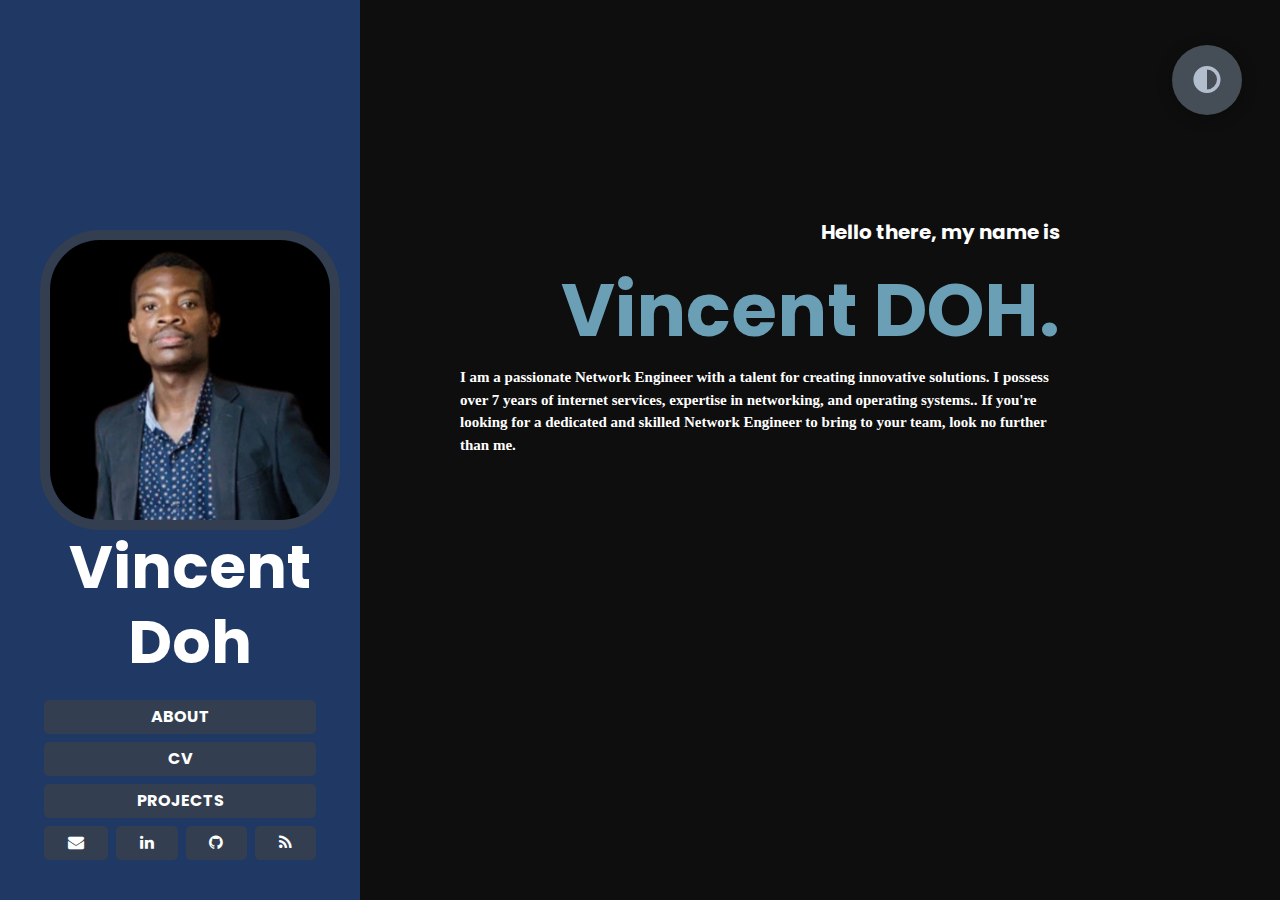
<file: index.html>
<!DOCTYPE html>
<html lang="en">
<head>
	<link href="http://gmpg.org/xfn/11" rel="profile">
	<meta http-equiv="X-UA-Compatible" content="IE=edge">
	<meta http-equiv="content-type" content="text/html; charset=utf-8">

	<!-- Enable responsiveness on mobile devices-->
	<meta name="viewport" content="width=device-width, initial-scale=1.0, maximum-scale=1">
	
	<meta name="google-site-verification" content="7igCHcQ0Ds7QbJvOBu_U4031ovwliNt305NFg6Hf0BI" />

	<title>Vincent Doh</title>

	<meta name="author" content="Vincent Doh">
	<link rel="icon" type="image/x-icon" href="hod.ico">

    <meta name="description" content="Hi! I'm a software Engineer that enjoys writing code and playing video games in my spare time.">
	

	<!-- CSS -->
	<link href="//fonts.googleapis.com/" rel="dns-prefetch">
	<link href="//fonts.googleapis.com/css?family=PT+Sans:400,400italic,700&amp;subset=latin,latin-ext" rel="stylesheet">

	<link rel="preconnect" href="https://fonts.googleapis.com">
    <link rel="preconnect" href="https://fonts.gstatic.com" crossorigin>
    <link rel="stylesheet" href="https://cdnjs.cloudflare.com/ajax/libs/font-awesome/5.15.4/css/all.min.css" integrity="sha512-1ycn6IcaQQ40/MKBW2W4Rhis/DbILU74C1vSrLJxCq57o941Ym01SwNsOMqvEBFlcgUa6xLiPY/NS5R+E6ztJQ==" crossorigin="anonymous" referrerpolicy="no-referrer" />
    <link href="https://fonts.googleapis.com/css2?family=Poppins:wght@400;500;600;700;800&display=swap" rel="stylesheet">


	<link rel="stylesheet" href="theme/css/poole.css">
	<link rel="stylesheet" href="theme/css/hyde.css">
	<link rel="stylesheet" href="theme/css/syntax.css">
	<link rel="stylesheet" href="theme/css/style.css">
	<link rel="stylesheet" href="https://maxcdn.bootstrapcdn.com/font-awesome/4.4.0/css/font-awesome.min.css">

	<!-- RSS -->
	<link rel="alternate" type="application/rss+xml" title="RSS" href="/feeds/all.atom.xml">
	<script type="text/javascript">
		(function(i,s,o,g,r,a,m){i['GoogleAnalyticsObject']=r;i[r]=i[r]||function(){
 			(i[r].q=i[r].q||[]).push(arguments)},i[r].l=1*new Date();a=s.createElement(o),
 			m=s.getElementsByTagName(o)[0];a.async=1;a.src=g;m.parentNode.insertBefore(a,m)
 			})(window,document,'script','//www.google-analytics.com/analytics.js','ga');
			ga('create', 'UA-76310908-1', 'auto');
            ga('set', 'anonymizeIp', true);
			ga('send', 'pageview');
	</script>
</head>

<body class="theme-base-0d">
<div class="sidebar">
	<div class="container sidebar-sticky">
		<div class="sidebar-about">

			<h1>
				<a href="index.html">
					<img class="profile-picture" src="images/profile.jpg">
					Vincent Doh
				</a>
			</h1>
			<p class="lead"></p>
			<p class="lead"> </p>
			<p></p>
		</div>
		<div class="links-container">
			<a class="sidebar-links-item" href="about.html">
				About
			</a>
			<a class="sidebar-links-item" href="cv.pdf">
				CV
			</a>
			<a class="sidebar-links-item" href="projects.html">
				Projects
			</a>
			<nav class="sidebar-nav">
	<a class="sidebar-nav-item" href="mailto:vincent.doh@outlook.com" aria-label="envelope">
					<i class="fa fa-envelope"></i>
				</a>
				<a class="sidebar-nav-item" href="https://www.linkedin.com/in/vincent-doh" aria-label="linkedin">
					<i class="fa fa-linkedin"></i>
				</a>
				<a class="sidebar-nav-item" href="https://github.com/vin-doh" aria-label="github">
					<i class="fa fa-github"></i>
				</a>
				<a class="sidebar-nav-item" href="https://dot.cards/vincentdoh" aria-label="RSS Feed">
					<i class="fa fa-feed"></i>
				</a>
			</nav>
		</div>
	</div>
</div>	
<div class="content container" style="text-align: right; font-size: 74px; font-weight: bold; display: flex; min-height: 100vh; flex-direction: column; align-self: flex-start; margin-top: center;">	
		<p></p><p><p><p></p></p></p><h5>Hello there, my name is</h5>
		<a>Vincent DOH.</a>
		<p style="font-size: 20px; text-align: left; font-family: Times New Roman, serif;
				font-size: 15px;
				font-weight: bold;">
I am a passionate Network Engineer with a talent for creating innovative solutions.
I possess over 7 years of internet services, expertise in networking, and operating systems.. If you're looking for a dedicated and skilled Network Engineer to bring to
 your team, look no further than me.
</p>
<div class="theme-btn">
    <i class="fas fa-adjust"></i>
</div>	
<script src="vin.js"></script>
</body>
</html>
</file>
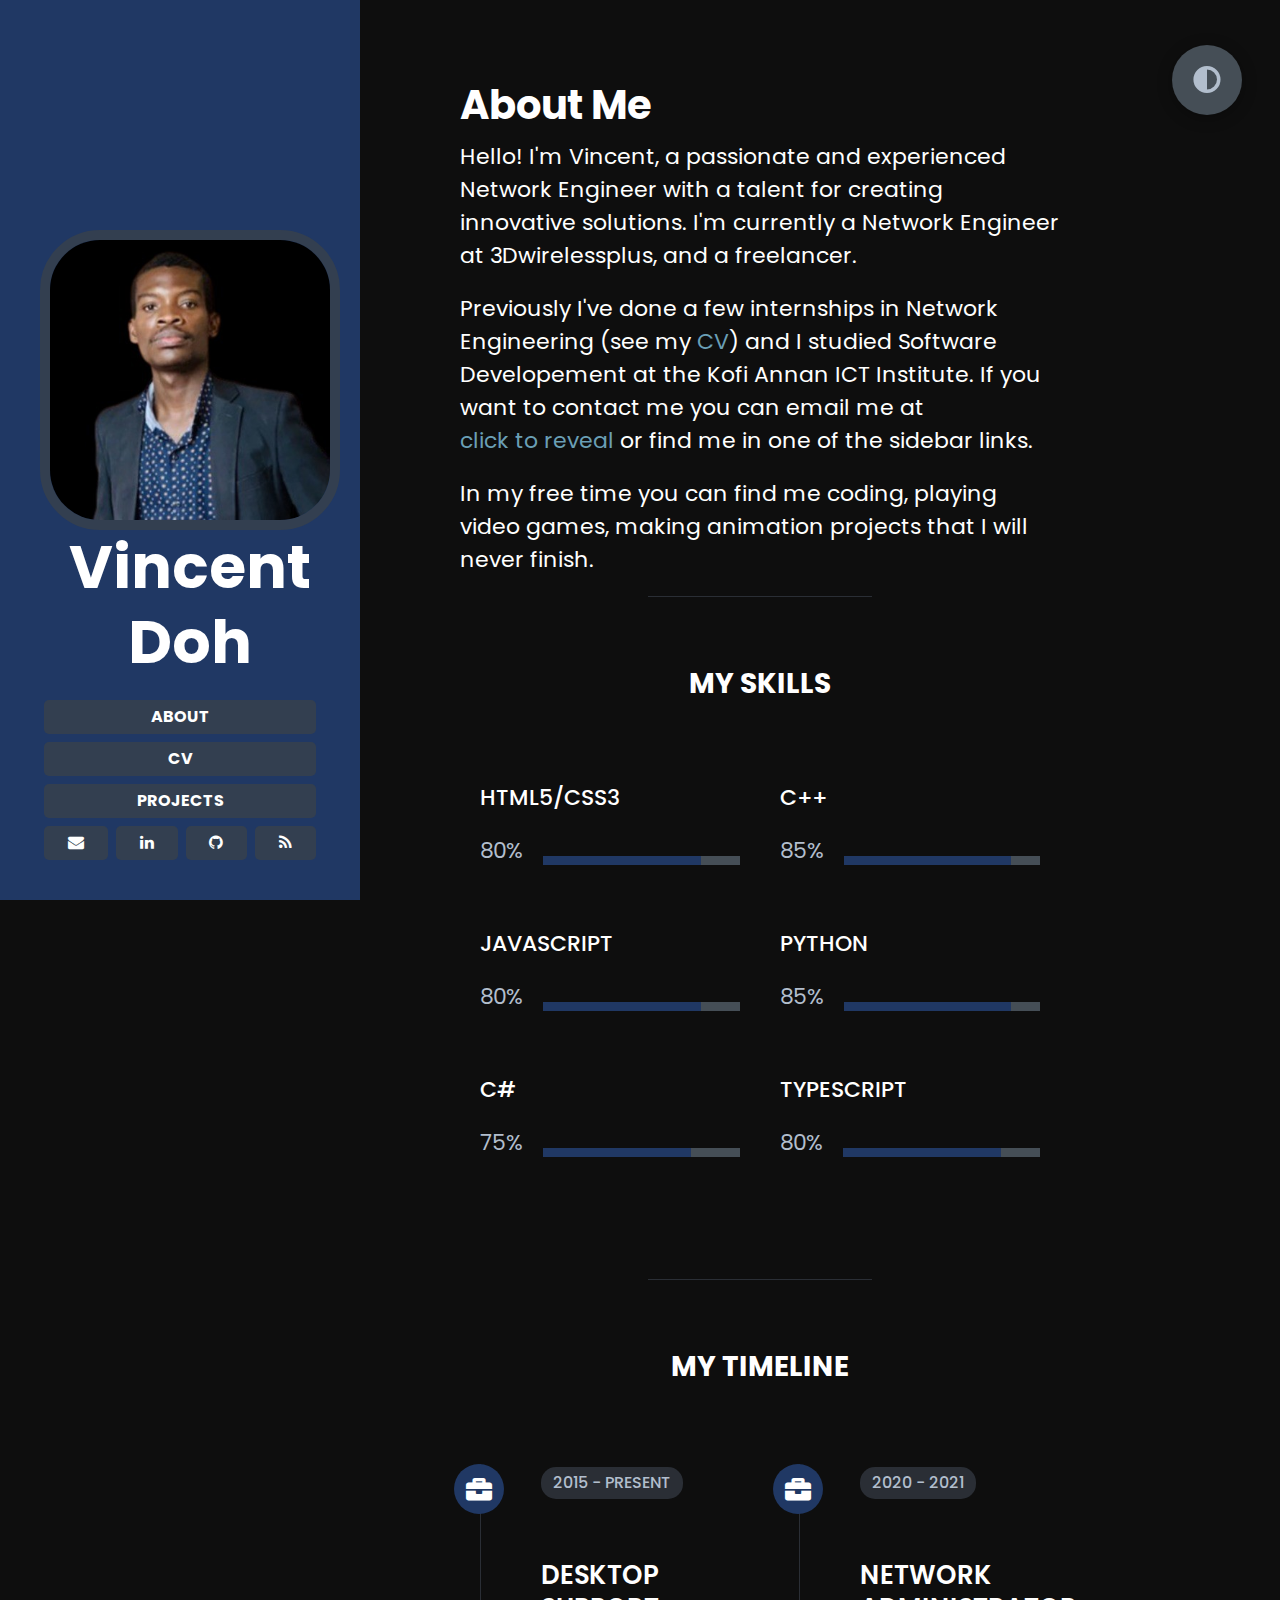
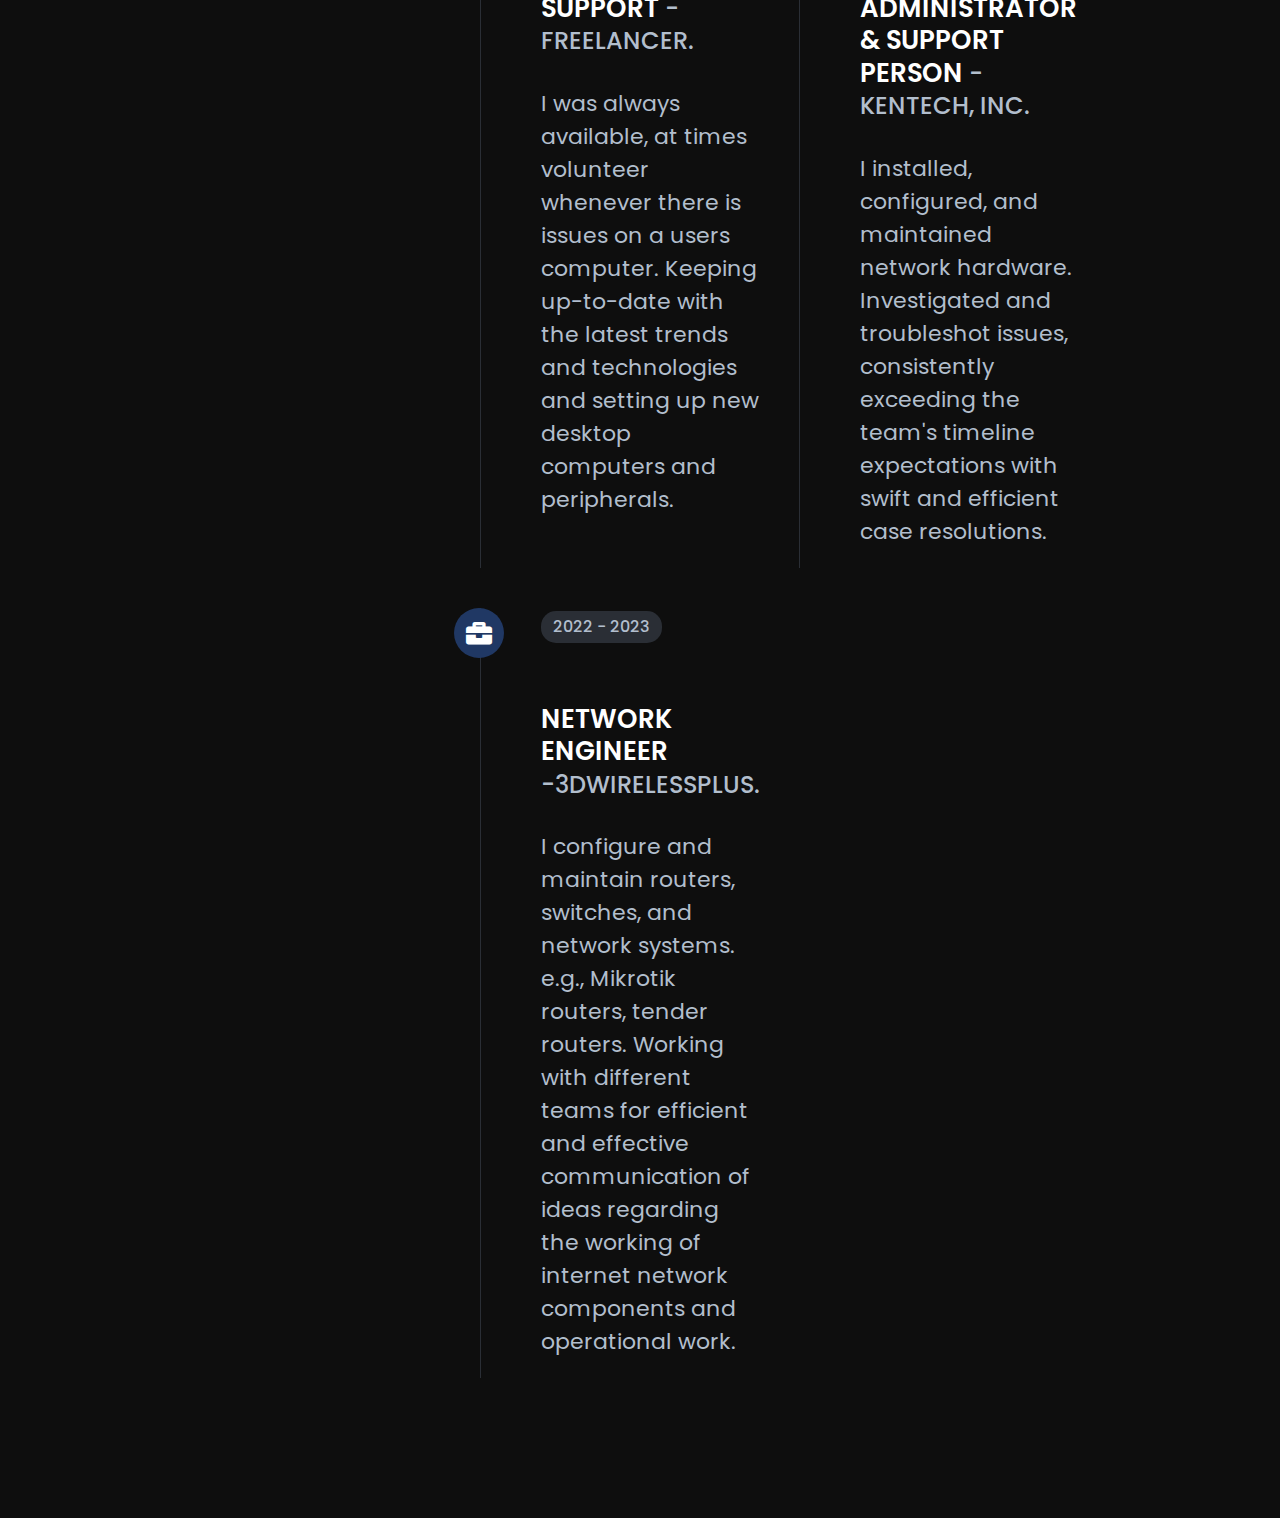
<file: about.html>
<!DOCTYPE html>
<html lang="en">
<head>
	<link href="http://gmpg.org/xfn/11" rel="profile">
	<meta http-equiv="X-UA-Compatible" content="IE=edge">
	<meta http-equiv="content-type" content="text/html; charset=utf-8">

	<!-- Enable responsiveness on mobile devices-->
	<meta name="viewport" content="width=device-width, initial-scale=1.0, maximum-scale=1">

	<title>Vincent Doh - About Me</title>

	<meta name="author" content="Vincent Doh">
	<link rel="icon" type="image/x-icon" href="hod.ico">


	<!-- CSS -->
	<link href="//fonts.googleapis.com/" rel="dns-prefetch">
	<link href="//fonts.googleapis.com/css?family=PT+Sans:400,400italic,700&amp;subset=latin,latin-ext" rel="stylesheet">

	<link rel="preconnect" href="https://fonts.googleapis.com">
    <link rel="preconnect" href="https://fonts.gstatic.com" crossorigin>
    <link rel="stylesheet" href="https://cdnjs.cloudflare.com/ajax/libs/font-awesome/5.15.4/css/all.min.css" integrity="sha512-1ycn6IcaQQ40/MKBW2W4Rhis/DbILU74C1vSrLJxCq57o941Ym01SwNsOMqvEBFlcgUa6xLiPY/NS5R+E6ztJQ==" crossorigin="anonymous" referrerpolicy="no-referrer" />
    <link href="https://fonts.googleapis.com/css2?family=Poppins:wght@400;500;600;700;800&display=swap" rel="stylesheet">


	<link rel="stylesheet" href="theme/css/poole.css">
	<link rel="stylesheet" href="theme/css/hyde.css">
	<link rel="stylesheet" href="theme/css/syntax.css">
	<link rel="stylesheet" href="theme/css/style.css">
	<link rel="stylesheet" href="https://maxcdn.bootstrapcdn.com/font-awesome/4.4.0/css/font-awesome.min.css">

	<!-- RSS -->
	<link rel="alternate" type="application/rss+xml" title="RSS" href="/feeds/all.atom.xml">
	<script type="text/javascript">
		(function(i,s,o,g,r,a,m){i['GoogleAnalyticsObject']=r;i[r]=i[r]||function(){
 			(i[r].q=i[r].q||[]).push(arguments)},i[r].l=1*new Date();a=s.createElement(o),
 			m=s.getElementsByTagName(o)[0];a.async=1;a.src=g;m.parentNode.insertBefore(a,m)
 			})(window,document,'script','//www.google-analytics.com/analytics.js','ga');
			ga('create', 'UA-76310908-1', 'auto');
            ga('set', 'anonymizeIp', true);
			ga('send', 'pageview');
	</script>
</head>

<body class="theme-base-0d">
<div class="sidebar">
	<div class="container sidebar-sticky">
		<div class="sidebar-about">

			<h1>
				<a href="index.html">
					<img class="profile-picture" src="images/profile.jpg">
					Vincent Doh
				</a>
			</h1>
			<p class="lead"></p>
			<p class="lead"> </p>
			<p></p>
		</div>
		<div class="links-container">
			<a class="sidebar-links-item" href="about.html">
				About
			</a>
			<a class="sidebar-links-item" href="cv.pdf">
				CV
			</a>
			<a class="sidebar-links-item" href="projects.html">
				Projects
			</a>
			<nav class="sidebar-nav">
					<a class="sidebar-nav-item" href="mailto:vincent.doh@outlook.com" aria-label="envelope">
					<i class="fa fa-envelope"></i>
				</a>
				<a class="sidebar-nav-item" href="https://www.linkedin.com/in/vincent-doh/" aria-label="linkedin">
					<i class="fa fa-linkedin"></i>
				</a>
				<a class="sidebar-nav-item" href="https://github.com/vin-doh" aria-label="github">
					<i class="fa fa-github"></i>
				</a>
				<a class="sidebar-nav-item" href="https://dot.cards/vincentdoh" aria-label="RSS Feed">
					<i class="fa fa-feed"></i>
				</a>
			</nav>
		</div>
	</div>
</div>	<div class="content container">
    <h1>About Me</h1>

<p>Hello! I'm Vincent, a passionate and experienced Network Engineer with a talent for creating innovative solutions. I'm currently a Network Engineer at 3Dwirelessplus, and a freelancer.</p>
<p>Previously I've done a few internships in Network Engineering (see my <a href="cv.pdf">CV</a>) and I studied Software Developement at the Kofi Annan ICT Institute. If you want to contact me you can email me at <a href="mailto:vincent.doh@outlook.com" id="emailclick" onclick="replace_email()">click to reveal</a> or find me in one of the sidebar links.</p>
<p>In my free time you can find me coding, playing video games, making animation projects that I will never finish.</p>


<section class="container about" id="about">

	<div class="about-stats">
		<h4 class="stat-title">My Skills</h4>
		<div class="progress-bars">
			<div class="progress-bar">
				<p class="prog-title">html5/css3</p>
				<div class="progress-con">
					<p class="prog-text">80%</p>
					<div class="progress">
						<span class="html"></span>
					</div>
				</div>
			</div>
			<div class="progress-bar">
				<p class="prog-title">c++</p>
				<div class="progress-con">
					<p class="prog-text">85%</p>
					<div class="progress">
						<span class="css"></span>
					</div>
				</div>
			</div>
			<div class="progress-bar">
				<p class="prog-title">javascript</p>
				<div class="progress-con">
					<p class="prog-text">80%</p>
					<div class="progress">
						<span class="js"></span>
					</div>
				</div>
			</div>
			<div class="progress-bar">
				<p class="prog-title">python</p>
				<div class="progress-con">
					<p class="prog-text">85%</p>
					<div class="progress">
						<span class="react"></span>
					</div>
				</div>
			</div>
			<div class="progress-bar">
				<p class="prog-title">c#</p>
				<div class="progress-con">
					<p class="prog-text">75%</p>
					<div class="progress">
						<span class="node"></span>
					</div>
				</div>
			</div>
			<div class="progress-bar">
				<p class="prog-title">TypeScript</p>
				<div class="progress-con">
					<p class="prog-text">80%</p>
					<div class="progress">
						<span class="python"></span>
					</div>
				</div>
			</div>
		</div>
	</div>

	<h4 class="stat-title">My Timeline</h4>
	<div class="timeline">
		<div class="timeline-item">
			<div class="tl-icon">
				<i class="fas fa-briefcase"></i>
			</div>
			<p class="tl-duration">2015 - present</p>
			<h5>Desktop Support<span> - Freelancer.</span></h5>
			<p>
				I was always available, at times volunteer whenever there is issues on  a users computer. Keeping up-to-date with the latest trends and technologies and setting up new desktop computers and peripherals.			</p>
		</div>
		<div class="timeline-item">
			<div class="tl-icon">
				<i class="fas fa-briefcase"></i>
			</div>
			<p class="tl-duration">2020 - 2021</p>
			<h5>Network Administrator & Support Person<span> - KenTech, Inc.</span></h5>
			<p>
				I installed, configured, and maintained network hardware. Investigated and troubleshot issues, consistently exceeding the team's timeline expectations with swift and 
				efficient case resolutions.			</p>
		</div>
		<!-- <div class="timeline-item">
			<div class="tl-icon">
				<i class="fas fa-briefcase"></i>
			</div>
			<p class="tl-duration">2021 - Present</p>
			<h5>Web Developer<span> - .:.HOD, Inc.</span></h5>
			<p>
				I developed and maintained websites for clients, using HTML, CSS, and JavaScript. Working with clients to understand their website requirements and develop a design that meets their needs. And keeping up-to-date with the latest web development trends and technologies.</p>
		</div> -->
		<div class="timeline-item">
			<div class="tl-icon">
				<i class="fas fa-briefcase"></i>
			</div>
			<p class="tl-duration">2022 - 2023</p>
			<h5>Network Engineer<span> -3Dwirelessplus.</span></h5>
			<p>
				I configure and maintain routers, switches, and network systems. e.g., Mikrotik routers, tender routers. Working with different teams for efficient and effective communication of ideas regarding the working 
				of internet network components and operational work.
			</p>
		</div>
		
	</div>
</section>
</div>
<div class="theme-btn">
	<i class="fas fa-adjust"></i>
</div>
<script src="vin.js"></script>
</body>
</html>
</file>
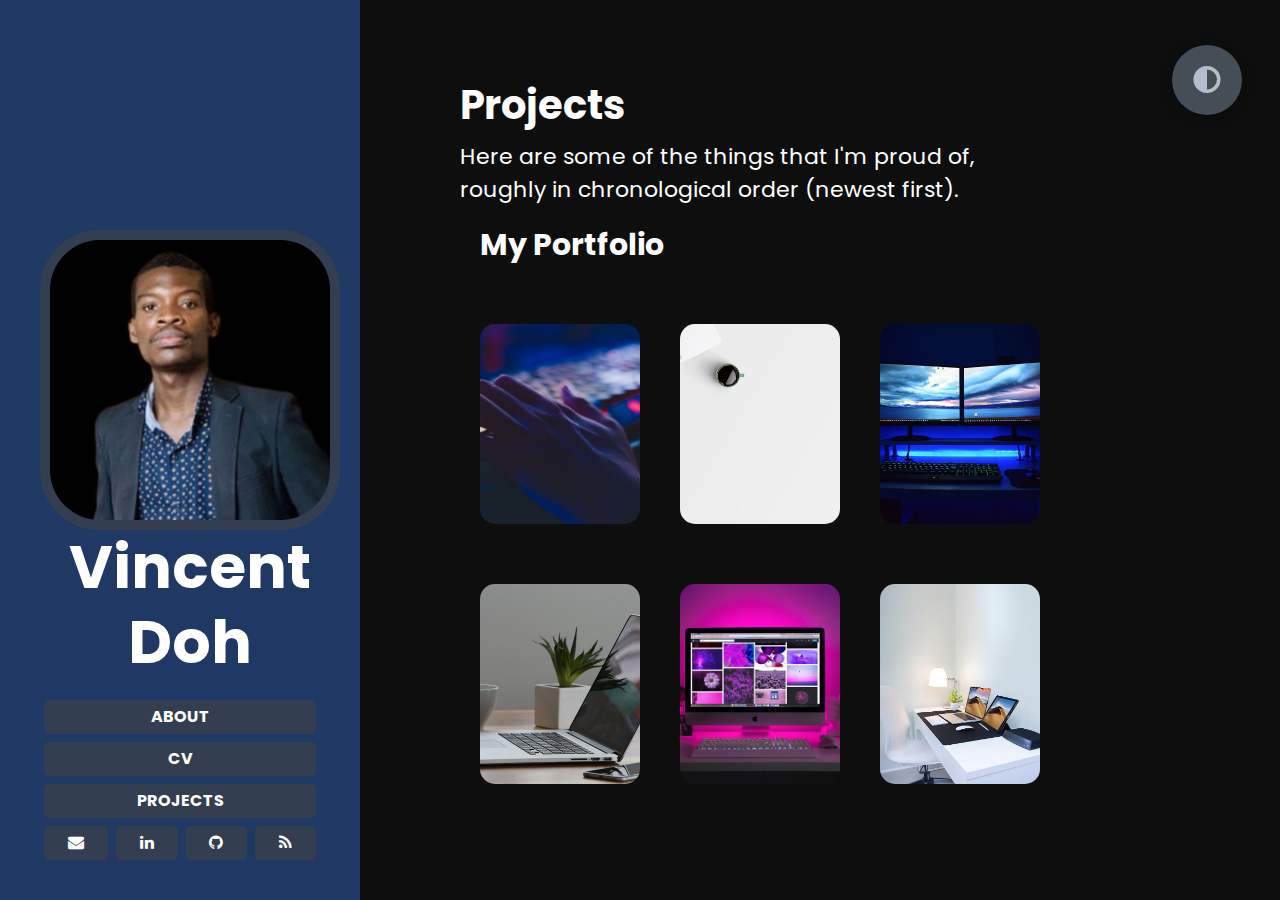
<file: projects.html>
<!DOCTYPE html>
<html lang="en">
<head>
	<link href="http://gmpg.org/xfn/11" rel="profile">
	<meta http-equiv="X-UA-Compatible" content="IE=edge">
	<meta http-equiv="content-type" content="text/html; charset=utf-8">

	<!-- Enable responsiveness on mobile devices-->
	<meta name="viewport" content="width=device-width, initial-scale=1.0, maximum-scale=1">

	<title>Vincent Doh - Projects</title>

	<meta name="author" content="Vincent Doh">
	<link rel="icon" type="image/x-icon" href="hod.ico">


	<!-- CSS -->
	<link href="//fonts.googleapis.com/" rel="dns-prefetch">
	<link href="//fonts.googleapis.com/css?family=PT+Sans:400,400italic,700&amp;subset=latin,latin-ext" rel="stylesheet">

	<link rel="preconnect" href="https://fonts.googleapis.com">
    <link rel="preconnect" href="https://fonts.gstatic.com" crossorigin>
    <link rel="stylesheet" href="https://cdnjs.cloudflare.com/ajax/libs/font-awesome/5.15.4/css/all.min.css" integrity="sha512-1ycn6IcaQQ40/MKBW2W4Rhis/DbILU74C1vSrLJxCq57o941Ym01SwNsOMqvEBFlcgUa6xLiPY/NS5R+E6ztJQ==" crossorigin="anonymous" referrerpolicy="no-referrer" />
    <link href="https://fonts.googleapis.com/css2?family=Poppins:wght@400;500;600;700;800&display=swap" rel="stylesheet">


	<link rel="stylesheet" href="theme/css/poole.css">
	<link rel="stylesheet" href="theme/css/hyde.css">
	<link rel="stylesheet" href="theme/css/syntax.css">
	<link rel="stylesheet" href="theme/css/style.css">
	<link rel="stylesheet" href="https://maxcdn.bootstrapcdn.com/font-awesome/4.4.0/css/font-awesome.min.css">

	<!-- RSS -->
	<link rel="alternate" type="application/rss+xml" title="RSS" href="/feeds/all.atom.xml">
	<script type="text/javascript">
		(function(i,s,o,g,r,a,m){i['GoogleAnalyticsObject']=r;i[r]=i[r]||function(){
 			(i[r].q=i[r].q||[]).push(arguments)},i[r].l=1*new Date();a=s.createElement(o),
 			m=s.getElementsByTagName(o)[0];a.async=1;a.src=g;m.parentNode.insertBefore(a,m)
 			})(window,document,'script','//www.google-analytics.com/analytics.js','ga');
			ga('create', 'UA-76310908-1', 'auto');
            ga('set', 'anonymizeIp', true);
			ga('send', 'pageview');
	</script>
</head>

<body class="theme-base-0d">
<div class="sidebar">
	<div class="container sidebar-sticky">
		<div class="sidebar-about">

			<h1>
				<a href="index.html">
					<img class="profile-picture" src="images/profile.jpg">
					Vincent Doh
				</a>
			</h1>
			<p class="lead"></p>
			<p class="lead"> </p>
			<p></p>
		</div>
		<div class="links-container">
			<a class="sidebar-links-item" href="about.html">
				About
			</a>
			<a class="sidebar-links-item" href="cv.pdf">
				CV
			</a>
			<a class="sidebar-links-item" href="projects.html">
				Projects
			</a>
			<nav class="sidebar-nav">
				<a class="sidebar-nav-item" href="mailto:vincent.doh@outlook.com" aria-label="envelope">
					<i class="fa fa-envelope"></i>
				</a>
				<a class="sidebar-nav-item" href="https://www.linkedin.com/in/vincent-doh/" aria-label="linkedin">
					<i class="fa fa-linkedin"></i>
				</a>
				<a class="sidebar-nav-item" href="https://github.com/vin-doh" aria-label="github">
					<i class="fa fa-github"></i>
				</a>
				<a class="sidebar-nav-item" href="https://dot.cards/vincentdoh" aria-label="RSS Feed">
					<i class="fa fa-feed"></i>
				</a>
			</nav>
		</div>
	</div>
</div>	<div class="content container">
	<h1>Projects</h1>
    

    <p>Here are some of the things that I'm proud of, roughly in chronological order (newest first).</p>



	<section class="container" id="portfolio">
		<div class="main-title">
			<h2>My <span>Portfolio</span></h2>
		</div>
		
		<div class="portfolios">
			<div class="portfolio-item">
				<div class="image">
					<img src="img/port1.jpg" alt="">
				</div>
				<div class="hover-items">
					<h3>Project Source</h3>
					<div class="icons">
						<a href="https://vin-doh.github.io/vinbank/" class="icon">
							<i class="fab fa-github"></i>
						</a>
						<a href="#" class="icon">
							<i class="fab fa-behance"></i>
						</a>
						<a href="#" class="icon">
							<i class="fab fa-youtube"></i>
						</a>
					</div>
				</div>
			</div>
			<div class="portfolio-item">
				<div class="image">
					<img src="img/port2.jpg" alt="">
				</div>
				<div class="hover-items">
					<h3>Project Source</h3>
					<div class="icons">
						<a href="https://vin-doh.github.io/Player-Vincent-Snake_Game/public/index.html" class="icon">
							<i class="fab fa-github"></i>
						</a>
						<a href="#" class="icon">
							<i class="fab fa-behance"></i>
						</a>
						<a href="#" class="icon">
							<i class="fab fa-youtube"></i>
						</a>
					</div>
				</div>
			</div>
			<div class="portfolio-item">
				<div class="image">
					<img src="img/port3.jpg" alt="">
				</div>
				<div class="hover-items">
					<h3>Project Source</h3>
					<div class="icons">
						<a href="https://github.com/vin-doh/GameMusicCareer.git" class="icon">
							<i class="fab fa-github"></i>
						</a>
						<a href="#" class="icon">
							<i class="fab fa-behance"></i>
						</a>
						<a href="#" class="icon">
							<i class="fab fa-youtube"></i>
						</a>
					</div>
				</div>
			</div>
			<div class="portfolio-item">
				<div class="image">
					<img src="img/port4.jpg" alt="">
				</div>
				<div class="hover-items">
					<h3>Project Source</h3>
					<div class="icons">
						<a href="https://github.com/vin-doh/VinSpace-WPF-Game" class="icon">
							<i class="fab fa-github"></i>
						</a>
						<a href="#" class="icon">
							<i class="fab fa-behance"></i>
						</a>
						<a href="#" class="icon">
							<i class="fab fa-youtube"></i>
						</a>
					</div>
				</div>
			</div>
			<div class="portfolio-item">
				<div class="image">
					<img src="img/port5.jpg" alt="">
				</div>
				<div class="hover-items">
					<h3>Project Source</h3>
					<div class="icons">
						<a href="https://github.com/vin-doh/vinAI-Assistant-Automation" class="icon">
							<i class="fab fa-github"></i>
						</a>
						<a href="#" class="icon">
							<i class="fab fa-behance"></i>
						</a>
						<a href="#" class="icon">
							<i class="fab fa-youtube"></i>
						</a>
					</div>
				</div>
			</div>
			<div class="portfolio-item">
				<div class="image">
					<img src="img/port6.jpg" alt="">
				</div>
				<div class="hover-items">
					<h3>Project Source</h3>
					<div class="icons">
						<a href="https://github.com/vin-doh/Real-Estate-Prediction-" class="icon">
							<i class="fab fa-github"></i>
						</a>
						<a href="#" class="icon">
							<i class="fab fa-behance"></i>
						</a>
						<a href="#" class="icon">
							<i class="fab fa-youtube"></i>
						</a>
					</div>
				</div>
			</div>
		</div>
	</section>
	<div class="theme-btn">
		<i class="fas fa-adjust"></i>
	</div>
	<script src="vin.js"></script>
</body>
</html>
</file>
<file: theme/css/poole.css>
/*
 *                        ___
 *                       /\_ \
 *  _____     ___     ___\//\ \      __
 * /\ '__`\  / __`\  / __`\\ \ \   /'__`\
 * \ \ \_\ \/\ \_\ \/\ \_\ \\_\ \_/\  __/
 *  \ \ ,__/\ \____/\ \____//\____\ \____\
 *   \ \ \/  \/___/  \/___/ \/____/\/____/
 *    \ \_\
 *     \/_/
 *
 * Designed, built, and released under MIT license by @mdo. Learn more at
 * https://github.com/poole/poole.
 */


/*
 * Contents
 *
 * Body resets
 * Custom type
 * Messages
 * Container
 * Masthead
 * Posts and pages
 * Pagination
 * Reverse layout
 * Themes
 */


/*
 * Body resets
 *
 * Update the foundational and global aspects of the page.
 */

 * {
    -webkit-box-sizing: border-box;
       -moz-box-sizing: border-box;
            box-sizing: border-box;
  }
  
  html,
  body {
    margin: 0;
    padding: 0;
  }
  
  html {
    font-family: "Helvetica Neue", Helvetica, Arial, sans-serif;
    font-size: 16px;
    line-height: 1.5;
  }
  @media (min-width: 38em) {
    html {
      font-size: 20px;
    }
  }
  
  body {
    color: #515151;
    background-color: #fff;
    -webkit-text-size-adjust: 100%;
        -ms-text-size-adjust: 100%;
  }
  
  /* No `:visited` state is required by default (browsers will use `a`) */
  a {
    color: #268bd2;
    text-decoration: none;
  }
  a strong {
    color: inherit;
  }
  /* `:focus` is linked to `:hover` for basic accessibility */
  a:hover,
  a:focus {
    text-decoration: underline;
  }
  
  /* Headings */
  h1, h2, h3, h4, h5, h6 {
    margin-bottom: .5rem;
    font-weight: bold;
    line-height: 1.25;
    /*color: #313131;*/
    text-rendering: optimizeLegibility;
  }
  h1 {
    font-size: 2rem;
  }
  h2 {
    margin-top: 1rem;
    font-size: 1.5rem;
  }
  h3 {
    margin-top: 1.5rem;
    font-size: 1.25rem;
  }
  h4, h5, h6 {
    margin-top: 1rem;
    font-size: 1rem;
  }
  
  /* Body text */
  p {
    margin-top: 0;
    margin-bottom: 1rem;
  }
  
  strong {
    color: #303030;
  }
  
  
  /* Lists */
  ul, ol, dl {
    margin-top: 0;
    margin-bottom: 1rem;
  }
  
  dt {
    font-weight: bold;
  }
  dd {
    margin-bottom: .5rem;
  }
  
  /* Misc */
  hr {
    position: relative;
    margin: 1.5rem 0;
    border: 0;
    border-top: 1px solid #eee;
    border-bottom: 1px solid #fff;
  }
  
  abbr {
    font-size: 85%;
    font-weight: bold;
    color: #555;
    text-transform: uppercase;
  }
  abbr[title] {
    cursor: help;
    border-bottom: 1px dotted #e5e5e5;
  }
  
  /* Code */
  code,
  pre {
    font-family: Menlo, Monaco, "Courier New", monospace;
  }
  code {
    padding: .25em .5em;
    font-size: 85%;
    color: #bf616a;
    background-color: #f9f9f9;
    border-radius: 3px;
  }
  pre {
    display: block;
    margin-top: 0;
    margin-bottom: 1rem;
    padding: 1rem;
    font-size: .8rem;
    line-height: 1.4;
    white-space: pre;
    white-space: pre-wrap;
    word-break: break-all;
    word-wrap: break-word;
    background-color: #f9f9f9;
  }
  pre code {
    padding: 0;
    font-size: 100%;
    color: inherit;
    background-color: transparent;
  }
  
  /* Pygments via Jekyll */
  .highlight {
    margin-bottom: 1rem;
    border-radius: 4px;
  }
  .highlight pre {
    margin-bottom: 0;
  }
  
  /* Gist via GitHub Pages */
  .gist .gist-file {
    font-family: Menlo, Monaco, "Courier New", monospace !important;
  }
  .gist .markdown-body {
    padding: 15px;
  }
  .gist pre {
    padding: 0;
    background-color: transparent;
  }
  .gist .gist-file .gist-data {
    font-size: .8rem !important;
    line-height: 1.4;
  }
  .gist code {
    padding: 0;
    color: inherit;
    background-color: transparent;
    border-radius: 0;
  }
  
  /* Quotes */
  blockquote {
    padding: .5rem 1rem;
    margin: .8rem 0;
    color: #7a7a7a;
    border-left: .25rem solid #e5e5e5;
  }
  blockquote p:last-child {
    margin-bottom: 0;
  }
  @media (min-width: 30em) {
    blockquote {
      padding-right: 5rem;
      padding-left: 1.25rem;
    }
  }
  
  img {
    display: block;
    max-width: 100%;
    margin: 0 0 1rem;
    border-radius: 5px;
  }
  
  /* Tables */
  table {
    margin-bottom: 1rem;
    width: 100%;
    border: 1px solid #e5e5e5;
    border-collapse: collapse;
  }
  td,
  th {
    padding: .25rem .5rem;
    border: 1px solid #e5e5e5;
  }
  tbody tr:nth-child(odd) td,
  tbody tr:nth-child(odd) th {
    background-color: #f9f9f9;
  }
  
  
  /*
   * Custom type
   *
   * Extend paragraphs with `.lead` for larger introductory text.
   */
  
  .lead {
    font-size: 1.25rem;
    font-weight: 300;
  }
  
  
  /*
   * Messages
   *
   * Show alert messages to users. You may add it to single elements like a `<p>`,
   * or to a parent if there are multiple elements to show.
   */
  
  .message {
    margin-bottom: 1rem;
    padding: 1rem;
    color: #717171;
    background-color: #f9f9f9;
  }
  
  
  /*
   * Container
   *
   * Center the page content.
   */
  
  .container {
    max-width: 38rem;
    padding-left:  1rem;
    padding-right: 1rem;
    margin-left:  auto;
    margin-right: auto;
  }
  
  
  /*
   * Masthead
   *
   * Super small header above the content for site name and short description.
   */
  
  .masthead {
    padding-top:    1rem;
    padding-bottom: 1rem;
    margin-bottom: 3rem;
  }
  .masthead-title {
    margin-top: 0;
    margin-bottom: 0;
    color: #505050;
  }
  .masthead-title a {
    color: #505050;
  }
  .masthead-title small {
    font-size: 75%;
    font-weight: 400;
    color: #c0c0c0;
    letter-spacing: 0;
  }
  
  
  /*
   * Posts and pages
   *
   * Each post is wrapped in `.post` and is used on default and post layouts. Each
   * page is wrapped in `.page` and is only used on the page layout.
   */
  
  .page,
  .post {
    margin-bottom: 4em;
  }
  
  /* Blog post or page title */
  .page-title,
  .post-title,
  .post-title a {
    color: #303030;
  }
  .page-title,
  .post-title {
    margin-top: 0;
  }
  
  /* Meta data line below post title */
  .post-date {
    display: inline-block;
    margin-top: -.5rem;
    margin-bottom: 1rem;
    color: #9a9a9a;
  }
  
  /* Related posts */
  .related {
    padding-top: 2rem;
    padding-bottom: 2rem;
    border-top: 1px solid #eee;
  }
  .related-posts {
    padding-left: 0;
    list-style: none;
  }
  .related-posts h3 {
    margin-top: 0;
  }
  .related-posts li small {
    font-size: 75%;
    color: #999;
  }
  .related-posts li a:hover {
    color: #268bd2;
    text-decoration: none;
  }
  .related-posts li a:hover small {
    color: inherit;
  }
  
  .read-more {
    padding: .5rem .8rem;
    border: 1px solid #eee;
    font-size: .8rem;
    margin-top: 1rem;
    font-weight: bold;
  }
  
  /*
   * Pagination
   *
   * Super lightweight (HTML-wise) blog pagination. `span`s are provide for when
   * there are no more previous or next posts to show.
   */
  
  .pagination {
    overflow: hidden; /* clearfix */
    margin-left: -1rem;
    margin-right: -1rem;
    font-family: "PT Sans", Helvetica, Arial, sans-serif;
    color: #ccc;
    text-align: center;
  }
  
  /* Pagination items can be `span`s or `a`s */
  .pagination-item {
    display: block;
    padding: 1rem;
    border: 1px solid #eee;
  }
  .pagination-item:first-child {
    margin-bottom: -1px;
  }
  
  /* Only provide a hover state for linked pagination items */
  a.pagination-item:hover {
    background-color: #f5f5f5;
  }
  
  @media (min-width: 30em) {
    .pagination {
      margin: 3rem 0;
    }
    .pagination-item {
      float: left;
      width: 50%;
    }
    .pagination-item:first-child {
      margin-bottom: 0;
      border-top-left-radius:    4px;
      border-bottom-left-radius: 4px;
    }
    .pagination-item:last-child {
      margin-left: -1px;
      border-top-right-radius:    4px;
      border-bottom-right-radius: 4px;
    }
  }
</file>
<file: theme/css/hyde.css>
/*
 *  __                  __
 * /\ \                /\ \
 * \ \ \___   __  __   \_\ \     __
 *  \ \  _ `\/\ \/\ \  /'_` \  /'__`\
 *   \ \ \ \ \ \ \_\ \/\ \_\ \/\  __/
 *    \ \_\ \_\/`____ \ \___,_\ \____\
 *     \/_/\/_/`/___/> \/__,_ /\/____/
 *                /\___/
 *                \/__/
 *
 * Designed, built, and released under MIT license by @mdo. Learn more at
 * https://github.com/poole/hyde.
 */


/*
 * Contents
 *
 * Global resets
 * Sidebar
 * Container
 * Reverse layout
 * Themes
 */


/*
 * Global resets
 *
 * Update the foundational and global aspects of the page.
 */

 html {
    font-family: "PT Sans", Helvetica, Arial, sans-serif;
  }
  @media (min-width: 48em) {
    html {
      font-size: 16px;
    }
  }
  @media (min-width: 58em) {
    html {
      font-size: 20px;
    }
  }
  
  
  /*
   * Sidebar
   *
   * Flexible banner for housing site name, intro, and "footer" content. Starts
   * out above content in mobile and later moves to the side with wider viewports.
   */
  
  .sidebar {
    text-align: center;
    padding: 2rem 1rem;
    color: rgba(255,255,255,.5);
    background-color: #202020;
  }
  @media (min-width: 48em) {
    .sidebar {
      position: fixed;
      top: 0;
      left: 0;
      bottom: 0;
      width: 18rem;
      text-align: center;
    }
  }
  
  /* Sidebar links */
  .sidebar a {
    color: #fff;
  }
  
  /* About section */
  
  .sidebar-about h1 {
    color: #fff;
    margin-top: 0;
    font-size: 3rem;
  }
  
  .sidebar-about .lead {
    font-size: .8rem;
  }
  
  .sidebar-about .profile-picture {
    margin: 0 auto;
    border-radius: 20%;
    border: 10px solid #333F50;
    max-width: 15rem;
  }
  
  /* Sidebar nav */
  .sidebar-nav {
    margin-bottom: 1rem;
  }
  .sidebar-nav-item {
    padding: .25rem 0.5rem;
    background: #333F50;
    margin: 0 .2rem;
    border-radius: .25rem;
    text-transform: uppercase;
    font-size: .8rem;
    font-weight: bold;
    flex-grow: 1;
  
  }
  a.sidebar-nav-item:hover,
  a.sidebar-nav-item:focus {
    background: #6096ac;
    text-decoration: none;
  }
  .sidebar-nav-item.active {
    color: #6096ac;
    background: #fff;
  }
  a.sidebar-nav-item.active:hover,
  a.sidebar-nav-item.active:focus {
    color: #fff;
  }
  
  /* Sticky sidebar
   *
   * Add the `sidebar-sticky` class to the sidebar's container to affix it the
   * contents to the bottom of the sidebar in tablets and up.
   */
  
  @media (min-width: 48em) {
    .sidebar-sticky {
      position: absolute;
      right:  1rem;
      bottom: 1rem;
      left:   1rem;
    }
  }
  
  
  /* Container
   *
   * Align the contents of the site above the proper threshold with some margin-fu
   * with a 25%-wide `.sidebar`.
   */
  
  .content {
    padding-top:    4rem;
    padding-bottom: 4rem;
  }
  
  @media (min-width: 48em) {
    .content {
      max-width: 50%;
      margin-left: 20rem;
      margin-right: 2rem;
    }
  }
  
  @media (min-width: 64em) {
    .content {
      margin-left: 22rem;
      margin-right: 4rem;
    }
  }
  
  
  /*
   * Reverse layout
   *
   * Flip the orientation of the page by placing the `.sidebar` on the right.
   */
  
  @media (min-width: 48em) {
    .layout-reverse .sidebar {
      left: auto;
      right: 0;
    }
    .layout-reverse .content {
      margin-left: 2rem;
      margin-right: 20rem;
    }
  }
  
  @media (min-width: 64em) {
    .layout-reverse .content {
      margin-left: 4rem;
      margin-right: 22rem;
    }
  }
  
  
  
  /*
   * Themes
   *
   * As of v1.1, Hyde includes optional themes to color the sidebar and links
   * within blog posts. To use, add the class of your choosing to the `body`.
   */
  
  /* Base16 (http://chriskempson.github.io/base16/#default) */
  
  /* Red */
  .theme-base-08 .sidebar {
    background-color: #ac4142;
  }
  .theme-base-08 .content a,
  .theme-base-08 .related-posts li a:hover {
    color: #ac4142;
  }
  
  /* Orange */
  .theme-base-09 .sidebar {
    background-color: #d28445;
  }
  .theme-base-09 .content a,
  .theme-base-09 .related-posts li a:hover {
    color: #d28445;
  }
  
  /* Yellow */
  .theme-base-0a .sidebar {
    background-color: #f4bf75;
  }
  .theme-base-0a .content a,
  .theme-base-0a .related-posts li a:hover {
    color: #f4bf75;
  }
  
  /* Green */
  .theme-base-0b .sidebar {
    background-color: #90a959;
  }
  .theme-base-0b .content a,
  .theme-base-0b .related-posts li a:hover {
    color: #90a959;
  }
  
  /* Cyan */
  .theme-base-0c .sidebar {
    background-color: #75b5aa;
  }
  .theme-base-0c .content a,
  .theme-base-0c .related-posts li a:hover {
    color: #75b5aa;
  }
  
  /* Blue */
  .theme-base-0d .sidebar {
    background-color: #203864;
  }
  .theme-base-0d .content a,
  .theme-base-0d .related-posts li a:hover {
    color: #6a9fb5;
  }
  
  /* Magenta */
  .theme-base-0e .sidebar {
    background-color: #aa759f;
  }
  .theme-base-0e .content a,
  .theme-base-0e .related-posts li a:hover {
    color: #aa759f;
  }
  
  /* Brown */
  .theme-base-0f .sidebar {
    background-color: #8f5536;
  }
  .theme-base-0f .content a,
  .theme-base-0f .related-posts li a:hover {
    color: #8f5536;
  }
</file>
<file: theme/css/syntax.css>
.highlight .hll { background-color: #ffc; }
.highlight .c { color: #999; } /* Comment */
.highlight .err { color: #a00; background-color: #faa } /* Error */
.highlight .k { color: #069; } /* Keyword */
.highlight .o { color: #555 } /* Operator */
.highlight .cm { color: #09f; font-style: italic } /* Comment.Multiline */
.highlight .cp { color: #099 } /* Comment.Preproc */
.highlight .c1 { color: #999; } /* Comment.Single */
.highlight .cs { color: #999; } /* Comment.Special */
.highlight .gd { background-color: #fcc; border: 1px solid #c00 } /* Generic.Deleted */
.highlight .ge { font-style: italic } /* Generic.Emph */
.highlight .gr { color: #f00 } /* Generic.Error */
.highlight .gh { color: #030; } /* Generic.Heading */
.highlight .gi { background-color: #cfc; border: 1px solid #0c0 } /* Generic.Inserted */
.highlight .go { color: #aaa } /* Generic.Output */
.highlight .gp { color: #009; } /* Generic.Prompt */
.highlight .gs { } /* Generic.Strong */
.highlight .gu { color: #030; } /* Generic.Subheading */
.highlight .gt { color: #9c6 } /* Generic.Traceback */
.highlight .kc { color: #069; } /* Keyword.Constant */
.highlight .kd { color: #069; } /* Keyword.Declaration */
.highlight .kn { color: #069; } /* Keyword.Namespace */
.highlight .kp { color: #069 } /* Keyword.Pseudo */
.highlight .kr { color: #069; } /* Keyword.Reserved */
.highlight .kt { color: #078; } /* Keyword.Type */
.highlight .m { color: #f60 } /* Literal.Number */
.highlight .s { color: #d44950 } /* Literal.String */
.highlight .na { color: #4f9fcf } /* Name.Attribute */
.highlight .nb { color: #366 } /* Name.Builtin */
.highlight .nc { color: #0a8; } /* Name.Class */
.highlight .no { color: #360 } /* Name.Constant */
.highlight .nd { color: #99f } /* Name.Decorator */
.highlight .ni { color: #999; } /* Name.Entity */
.highlight .ne { color: #c00; } /* Name.Exception */
.highlight .nf { color: #c0f } /* Name.Function */
.highlight .nl { color: #99f } /* Name.Label */
.highlight .nn { color: #0cf; } /* Name.Namespace */
.highlight .nt { color: #2f6f9f; } /* Name.Tag */
.highlight .nv { color: #033 } /* Name.Variable */
.highlight .ow { color: #000; } /* Operator.Word */
.highlight .w { color: #bbb } /* Text.Whitespace */
.highlight .mf { color: #f60 } /* Literal.Number.Float */
.highlight .mh { color: #f60 } /* Literal.Number.Hex */
.highlight .mi { color: #f60 } /* Literal.Number.Integer */
.highlight .mo { color: #f60 } /* Literal.Number.Oct */
.highlight .sb { color: #c30 } /* Literal.String.Backtick */
.highlight .sc { color: #c30 } /* Literal.String.Char */
.highlight .sd { color: #c30; font-style: italic } /* Literal.String.Doc */
.highlight .s2 { color: #c30 } /* Literal.String.Double */
.highlight .se { color: #c30; } /* Literal.String.Escape */
.highlight .sh { color: #c30 } /* Literal.String.Heredoc */
.highlight .si { color: #a00 } /* Literal.String.Interpol */
.highlight .sx { color: #c30 } /* Literal.String.Other */
.highlight .sr { color: #3aa } /* Literal.String.Regex */
.highlight .s1 { color: #c30 } /* Literal.String.Single */
.highlight .ss { color: #fc3 } /* Literal.String.Symbol */
.highlight .bp { color: #366 } /* Name.Builtin.Pseudo */
.highlight .vc { color: #033 } /* Name.Variable.Class */
.highlight .vg { color: #033 } /* Name.Variable.Global */
.highlight .vi { color: #033 } /* Name.Variable.Instance */
.highlight .il { color: #f60 } /* Literal.Number.Integer.Long */

.css .o,
.css .o + .nt,
.css .nt + .nt { color: #999; }

.highlight .lineno { color: #ccc; display:inline-block; padding: 0 5px; border-right:1px solid #ccc; }
.highlight pre code { display: block; white-space: pre; overflow-x: auto; word-wrap: normal; }
</file>
<file: theme/css/style.css>
/* Prevent bug in TOC with nested sub-lists */
li ul {
  margin-bottom: 0;
}

.small-image {
  margin: 0 auto;
}

.portrait-video {
  width: 50%;
  margin-left: 25%;
}

.links-container {
  display: flex;
  flex-direction: column;
}

.sidebar-nav {
  display: flex;
  flex-direction: row;
}

.sidebar-links-item {
  background: #333F50;
  padding: .25rem 0.5rem;
  margin: 0 .2rem .4rem .2rem;
  border-radius: .25rem;
  text-transform: uppercase;
  font-size: .8rem;
  font-weight: bold;
}

.active-pagination {
  background-color: #6a9fb5;
  color: #ffffff;
  font-weight: bold;
}

.subtitle {
  font-weight: bold;
  color: gray;
}

details {
  background-color: #EEEEEE;
  padding: 1em;
}

video {
  width: 100%;
  height: auto;
}

dfn {
  text-decoration: underline dotted;
  font-weight: bold;
}

.csdegree-year {
  background-color: #6a9fb5;
  color: #fff;
  padding: 1em;
  margin-bottom: 2em;
  position: relative;
  border-radius: 15px;
}

@media (min-width: 48em){
  .csdegree-year {
    width: calc(95vw - 22rem);
  }
}

.csdegree-sem {
  background-color: #CEE3ED;
  color: #000;
  border-radius: 15px;
  padding: 1em 0;
  margin: 1em 0;
}

.csdegree-sem-wrap {
  display: flex;
  flex-direction: row;
  flex-wrap: wrap;
  justify-content: center;
}

.csdegree-course {
  border-radius: 20px;
  border: 1px black solid;
  width: 40%;
  min-width: 18em;
  margin: 0.5em 1em;
  padding: 0.5em;
  background-color: #fff;
}

div.csdegree-year h2 {
  text-align: center;
}

div.csdegree-sem h3 {
  text-align: center;
}

.csdegree-course summary {
  padding-bottom: 1em;
  outline: 0;
  font-weight: bold;
  font-size: 1.2em;
}

.center {
  margin: 0 auto;
}

div.optional {
  background-color: #eee;
}

div.full-year {
  width: 70%;
}

.category {
    display: inline-block;
    margin-left: 1em;
}

.other-articles {
    display: flex;
    justify-content: space-evenly;
    text-align: center;
}

.other-article {
    min-width: 100px;
    width: 40%;
}

.verticalline {
    border-left: 1px solid grey;
    margin: 0 1em;
}

/* MailChimp Form Embed Code - Classic - 12/17/2015 v10.7 */
#mc_embed_signup form {display:block; position:relative; text-align:left; padding:10px 0 10px 3%}
#mc_embed_signup h2 {font-weight:bold; padding:0; margin:15px 0; font-size:1.2em;}
#mc_embed_signup input {border: 1px solid #ABB0B2; -webkit-border-radius: 3px; -moz-border-radius: 3px; border-radius: 3px;}
#mc_embed_signup input[type=checkbox]{-webkit-appearance:checkbox;}
#mc_embed_signup input[type=radio]{-webkit-appearance:radio;}
#mc_embed_signup input:focus {border-color:#333;}
#mc_embed_signup .button {clear:both; background-color: #7dafc4;; border: 0 none; border-radius:4px; transition: all 0.23s ease-in-out 0s; color: #FFFFFF; cursor: pointer; display: inline-block; font-size:15px; font-weight: normal; height: 32px; line-height: 32px; margin: 0 5px 10px 0; padding: 0 22px; text-align: center; text-decoration: none; vertical-align: top; white-space: nowrap; width: auto;}
#mc_embed_signup .button:hover {background-color:#777;}
#mc_embed_signup .small-meta {font-size: 11px;}
#mc_embed_signup .nowrap {white-space:nowrap;}

#mc_embed_signup .mc-field-group {clear:left; position:relative; width:96%; padding-bottom:3%; min-height:50px;}
#mc_embed_signup .size1of2 {clear:none; float:left; display:inline-block; width:46%; margin-right:4%;}
* html #mc_embed_signup .size1of2 {margin-right:2%; /* Fix for IE6 double margins. */}
#mc_embed_signup .mc-field-group label {display:block; margin-bottom:3px;}
#mc_embed_signup .mc-field-group input {display:block; width:100%; padding:8px 0; text-indent:2%;}
#mc_embed_signup .mc-field-group select {display:inline-block; width:99%; padding:5px 0; margin-bottom:2px;}

#mc_embed_signup .datefield, #mc_embed_signup .phonefield-us{padding:5px 0;}
#mc_embed_signup .datefield input, #mc_embed_signup .phonefield-us input{display:inline; width:60px; margin:0 2px; letter-spacing:1px; text-align:center; padding:5px 0 2px 0;}
#mc_embed_signup .phonefield-us .phonearea input, #mc_embed_signup .phonefield-us .phonedetail1 input{width:40px;}
#mc_embed_signup .datefield .monthfield input, #mc_embed_signup .datefield .dayfield input{width:30px;}
#mc_embed_signup .datefield label, #mc_embed_signup .phonefield-us label{display:none;}

#mc_embed_signup .indicates-required {text-align:right; font-size:11px; margin-right:4%;}
#mc_embed_signup .asterisk {color:#e85c41; font-size:150%; font-weight:normal; position:relative; top:5px;}
#mc_embed_signup .clear {clear:both;}

#mc_embed_signup .mc-field-group.input-group ul {margin:0; padding:5px 0; list-style:none;}
#mc_embed_signup .mc-field-group.input-group ul li {display:block; padding:3px 0; margin:0;}
#mc_embed_signup .mc-field-group.input-group label {display:inline;}
#mc_embed_signup .mc-field-group.input-group input {display:inline; width:auto; border:none;}

#mc_embed_signup div#mce-responses {float:left; overflow:hidden; width:100%; clear: both;}
#mc_embed_signup div.response {padding:1em .5em .5em 0; font-weight:bold; float:left; top:-1.5em; z-index:1; width:80%;}
#mc_embed_signup #mce-error-response {display:none;}
#mc_embed_signup #mce-success-response {color:#529214; display:none;}
#mc_embed_signup label.error {display:block; float:none; width:auto; margin-left:1.05em; text-align:left; padding:.5em 0;}

#mc-embedded-subscribe {clear:both; width:auto; display:block; margin:1em 0 1em 5%;}
#mc_embed_signup #num-subscribers {font-size:1.1em;}
#mc_embed_signup #num-subscribers span {padding:.5em; border:1px solid #ccc; margin-right:.5em; font-weight:bold;}

#mc_embed_signup #mc-embedded-subscribe-form div.mce_inline_error {display:inline-block; margin:2px 0 1em 0; padding: 0 !important; background-color:rgba(255,255,255,0.85); -webkit-border-radius: 3px; -moz-border-radius: 3px; border-radius: 3px; font-size:14px; font-weight:normal; z-index:1; color:#e85c41;}
#mc_embed_signup #mc-embedded-subscribe-form input.mce_inline_error {border:2px solid #e85c41;}





* {
  margin: 0;
  padding: 0;
  box-sizing: border-box;
  list-style: none;
}

:root {
  --color-primary: #0e0e0e;
  --color-secondary: #ffb400;
  --color-white: #FFFFFF;
  --color-black: #000;
  --color-grey0: #f8f8f8;
  --color-grey-1: #dbe1e8;
  --color-grey-2: #b2becd;
  --color-grey-3: #6c7983;
  --color-grey-4: #454e56;
  --color-grey-5: #2a2e35;
  --color-grey-6: #12181b;
  --br-sm-2: 14px;
  --box-shadow-1: 0 3px 15px rgba(0,0,0,.3);
}
.light-mode {
  --color-primary: #FFFFFF;
  --color-secondary: #ffb400;
  --color-white: #454e56;
  --color-black: #000;
  --color-grey0: #f8f8f8;
  --color-grey-1: #6c7983;
  --color-grey-2: #6c7983;
  --color-grey-3: #6c7983;
  --color-grey-4: #454e56;
  --color-grey-5: #f8f8f8;
  --color-grey-6: #12181b;
}

body {
  background-color: var(--color-primary);
  font-family: "Poppins", sans-serif;
  font-size: 1.1rem;
  color: var(--color-white);
  transition: all 0.4s ease-in-out;
}

a {
  display: inline-block;
  text-decoration: none;
  color: inherit;
  font-family: inherit;
}


.about-stats {
  padding-bottom: 4rem;
}
.about-stats .progress-bars {
  display: grid;
  grid-template-columns: repeat(2, 1fr);
  grid-gap: 2rem;
}
.about-stats .progress-bars .progress-bar {
  display: flex;
  flex-direction: column;
}
.about-stats .progress-bars .progress-bar .prog-title {
  text-transform: uppercase;
  font-weight: 500;
}
.about-stats .progress-bars .progress-bar .progress-con {
  display: flex;
  align-items: center;
}
.about-stats .progress-bars .progress-bar .progress-con .prog-text {
  color: var(--color-grey-2);
}
.about-stats .progress-bars .progress-bar .progress-con .progress {
  width: 100%;
  height: 0.45rem;
  background-color: var(--color-grey-4);
  margin-left: 1rem;
  position: relative;
}
.about-stats .progress-bars .progress-bar .progress-con .progress span {
  position: absolute;
  top: 0;
  left: 0;
  height: 100%;
  background-color:#203864;
  transition: all 0.4s ease-in-out;
  width: 60%;
}
.about-stats .progress-bars .progress-bar .progress-con .progress .html {
  width: 80%;
}
.about-stats .progress-bars .progress-bar .progress-con .progress .css {
  width: 85%;
}
.about-stats .progress-bars .progress-bar .progress-con .progress .js {
  width: 80%;
}
.about-stats .progress-bars .progress-bar .progress-con .progress .react {
  width: 85%;
}
.about-stats .progress-bars .progress-bar .progress-con .progress .node {
  width: 75%;
}
.about-stats .progress-bars .progress-bar .progress-con .progress .python {
  width: 80%;
}


.theme-btn {
  top: 5%;
  right: 3%;
  width: 70px;
  height: 70px;
  border-radius: 50%;
  background-color: var(--color-grey-4);
  cursor: pointer;
  position: fixed;
  display: flex;
  justify-content: center;
  align-items: center;
  box-shadow: 0 3px 15px rgba(0, 0, 0, 0.3);
  transition: all 0.1s ease-in-out;
}
.theme-btn:active {
  transform: translateY(-3px);
}
.theme-btn i {
  font-size: 1.4rem;
  color: var(--color-grey-2);
  pointer-events: none;
}


.stat-title {
  text-transform: uppercase;
  font-size: 1.4rem;
  text-align: center;
  padding: 3.5rem 0;
  position: relative;
}
.stat-title::before {
  content: "";
  position: absolute;
  left: 50%;
  top: 0;
  width: 40%;
  height: 1px;
  background-color: var(--color-grey-5);
  transform: translateX(-50%);
}

/*Timeline*/
.timeline {
  display: grid;
  grid-template-columns: repeat(2, 1fr);
  grid-gap: 2rem;
  padding-bottom: 3rem;
}
.timeline .timeline-item {
  position: relative;
  padding-left: 3rem;
  border-left: 1px solid var(--color-grey-5);
}
.timeline .timeline-item .tl-icon {
  position: absolute;
  left: -27px;
  top: 0;
  background-color: #203864;
  width: 50px;
  height: 50px;
  border-radius: 50%;
  display: flex;
  align-items: center;
  justify-content: center;
}
.timeline .timeline-item .tl-icon i {
  font-size: 1.3rem;
}
.timeline .timeline-item .tl-duration {
  padding: 0.2rem 0.6rem;
  background-color: var(--color-grey-5);
  border-radius: 15px;
  display: inline-block;
  font-size: 0.8rem;
  text-transform: uppercase;
  font-weight: 500;
}
.timeline .timeline-item h5 {
  padding: 1rem 0;
  text-transform: uppercase;
  font-size: 1.3rem;
  font-weight: 600;
}
.timeline .timeline-item h5 span {
  color: var(--color-grey-2);
  font-weight: 500;
  font-size: 1.2rem;
}
.timeline .timeline-item p {
  color: var(--color-grey-2);
}

.port-text {
  padding: 2rem 0;
  text-align: center;
}


.portfolios {
  display: grid;
  grid-template-columns: repeat(3, 1fr);
  grid-gap: 2rem;
  margin-top: 3rem;
}
.portfolios .portfolio-item {
  position: relative;
  border-radius: 15px;
}
.portfolios .portfolio-item img {
  width: 100%;
  height: 200px;
  object-fit: cover;
  border-radius: 15px;
}
.portfolios .portfolio-item .hover-items {
  width: 100%;
  height: 100%;
  background-color: #203864;
  position: absolute;
  left: 0;
  top: 0;
  border-radius: 15px;
  display: flex;
  justify-content: center;
  align-items: center;
  flex-direction: column;
  opacity: 0;
  transform: scale(0);
  transition: all 0.4s ease-in-out;
}
.portfolios .portfolio-item .hover-items h3 {
  font-size: 1.5rem;
  color: var(--color-white);
  margin-bottom: 1.5rem;
}
.portfolios .portfolio-item .hover-items .icons {
  display: flex;
  justify-content: center;
  align-items: center;
}
.portfolios .portfolio-item .hover-items .icons .icon {
  background-color: var(--color-primary);
  border-radius: 50%;
  width: 50px;
  height: 50px;
  display: flex;
  align-items: center;
  justify-content: center;
  margin: 0 1rem;
  cursor: pointer;
  transition: all 0.4s ease-in-out;
}
.portfolios .portfolio-item .hover-items .icons .icon i {
  font-size: 1.5rem;
  color: var(--color-white);
  margin: 0 1rem;
}
.portfolios .portfolio-item .hover-items .icons .icon:hover {
  background-color: var(--color-white);
}
.portfolios .portfolio-item .hover-items .icons .icon:hover i {
  color: var(--color-primary);
}

.portfolio-item:hover .hover-items {
  opacity: 1;
  transform: scale(1);
}
</file>
